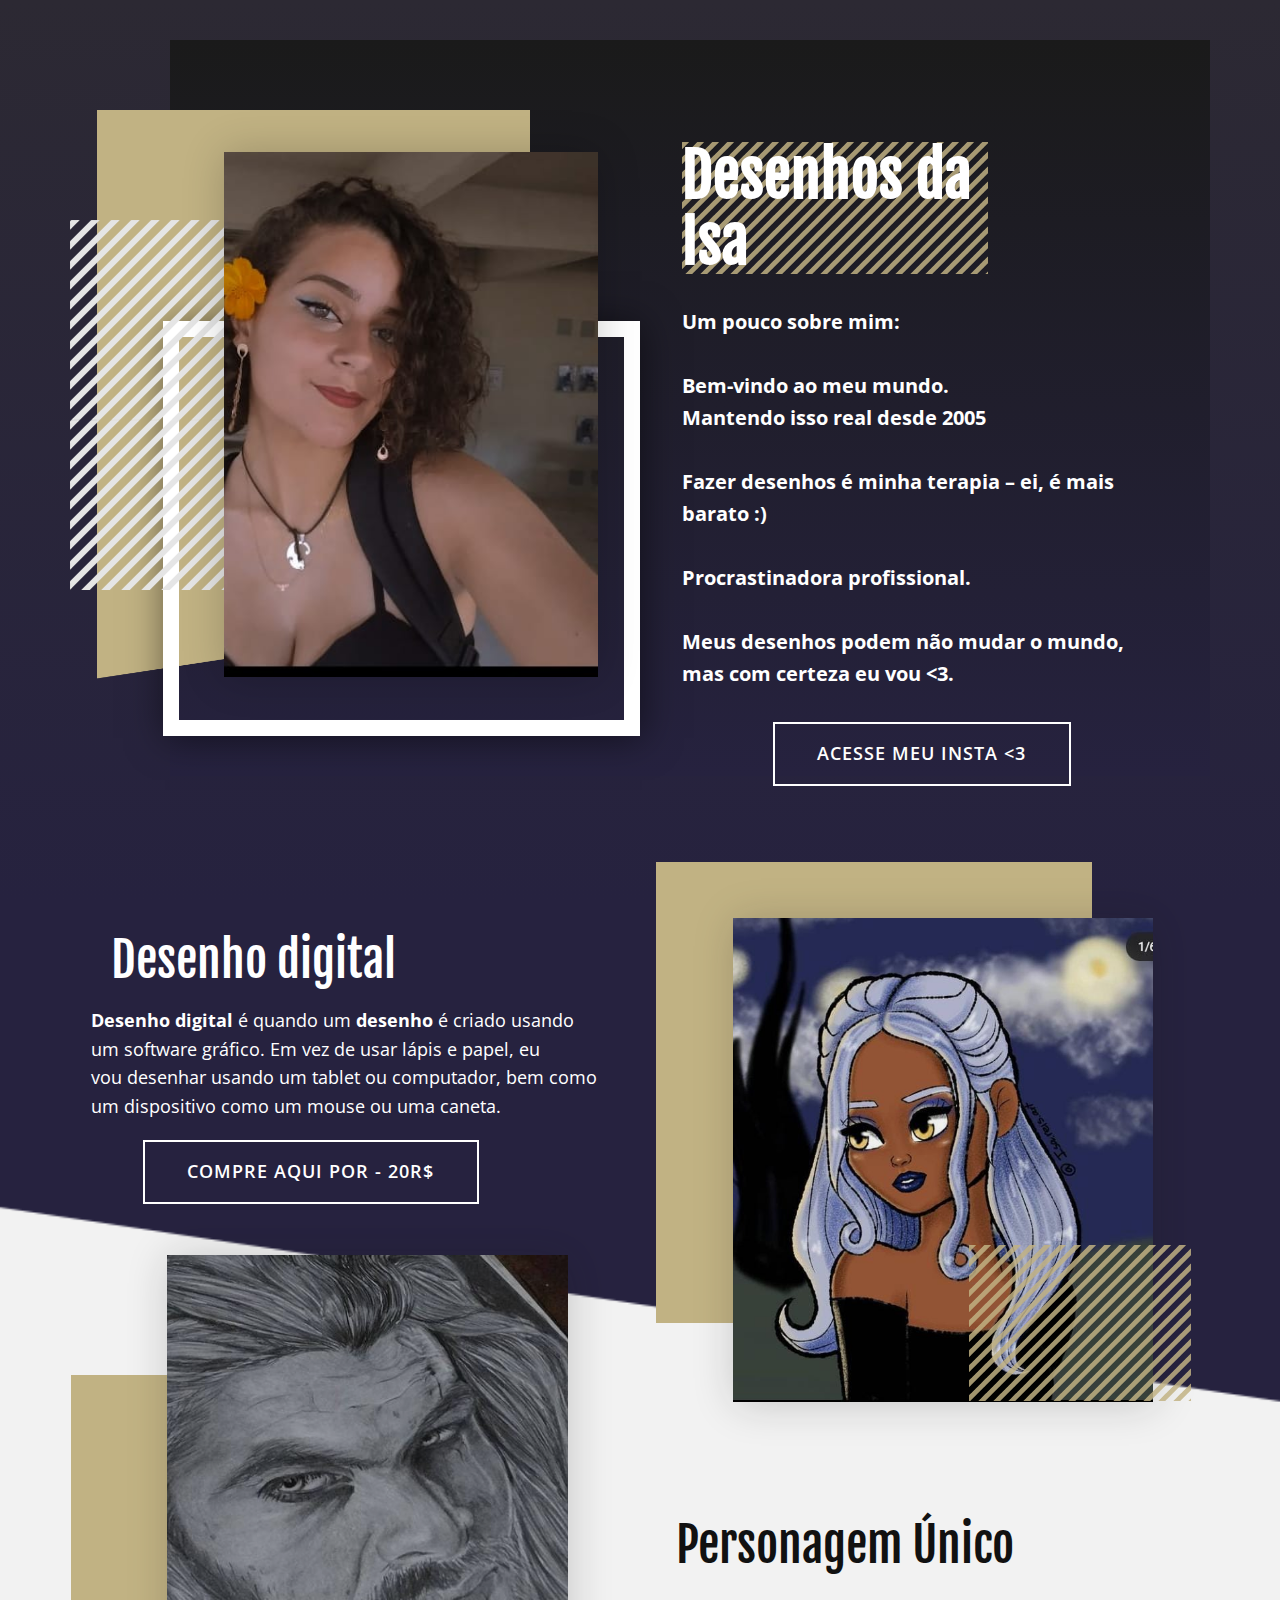
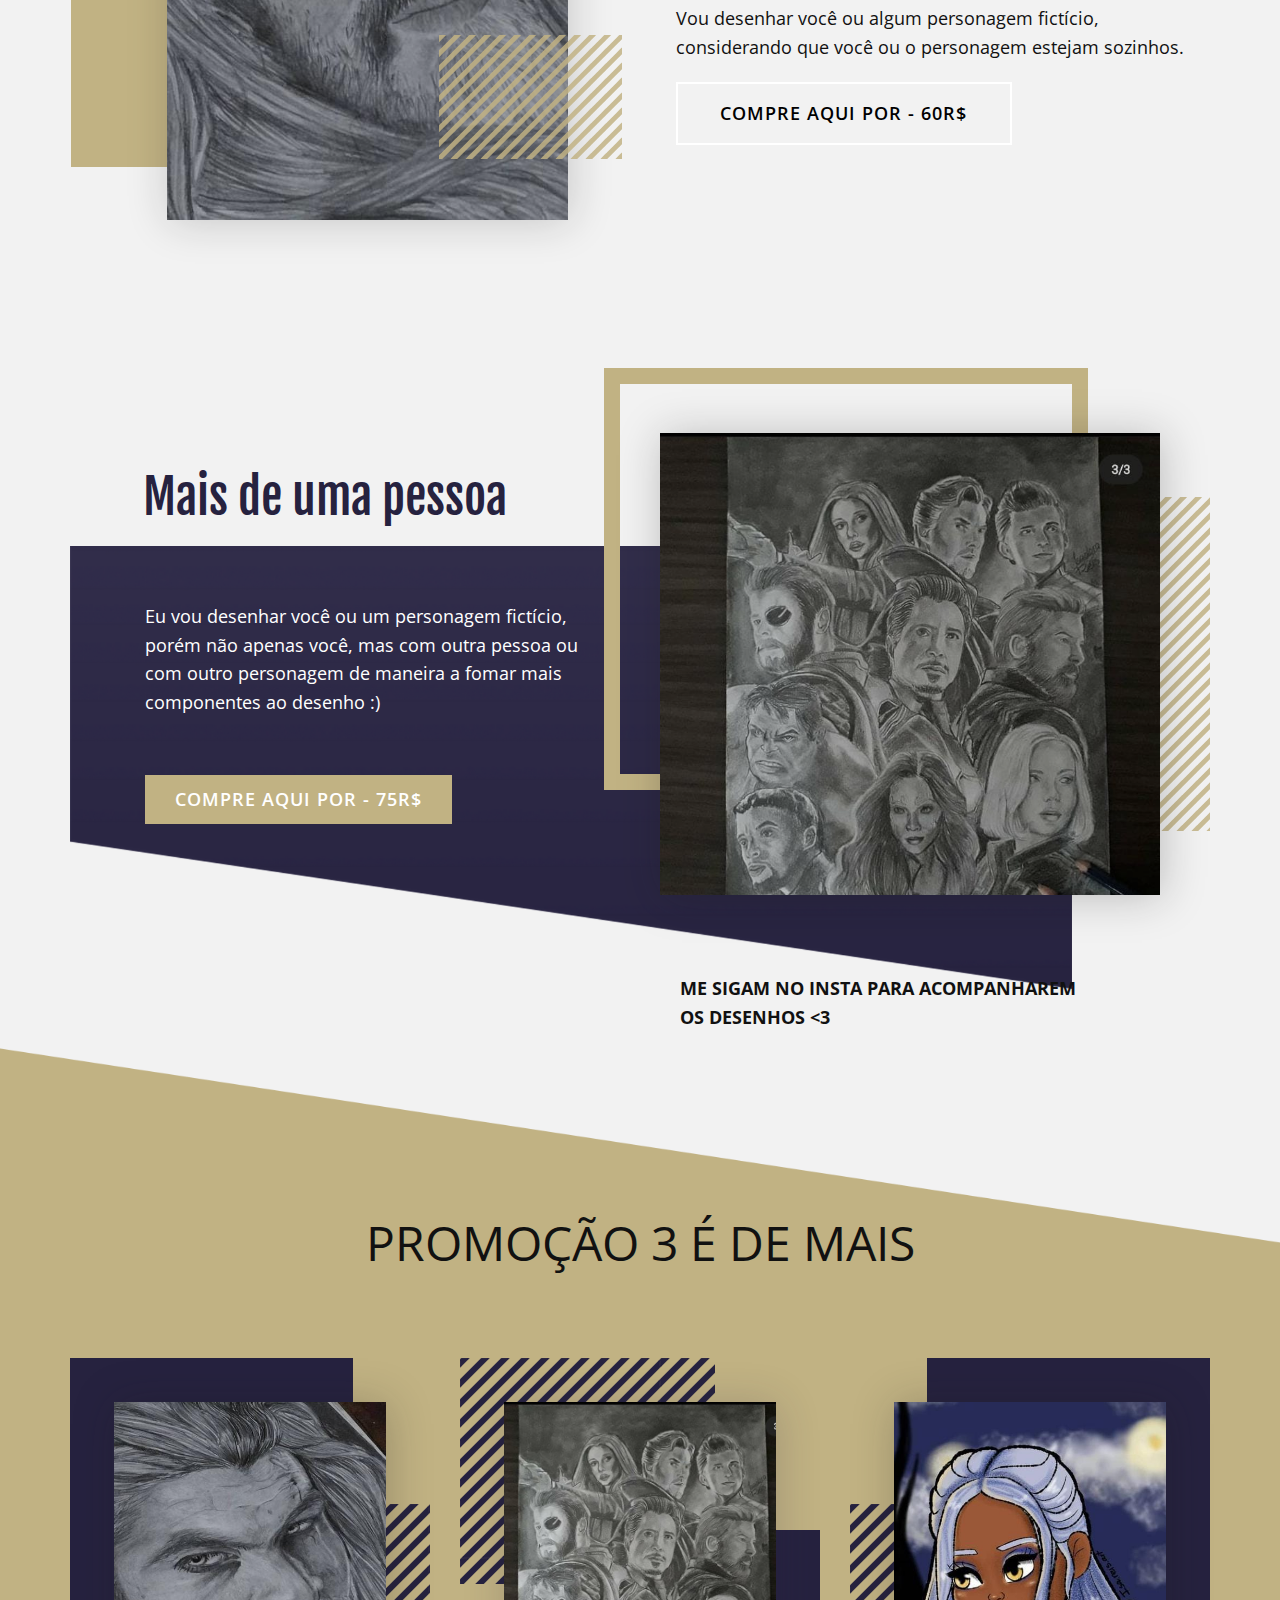
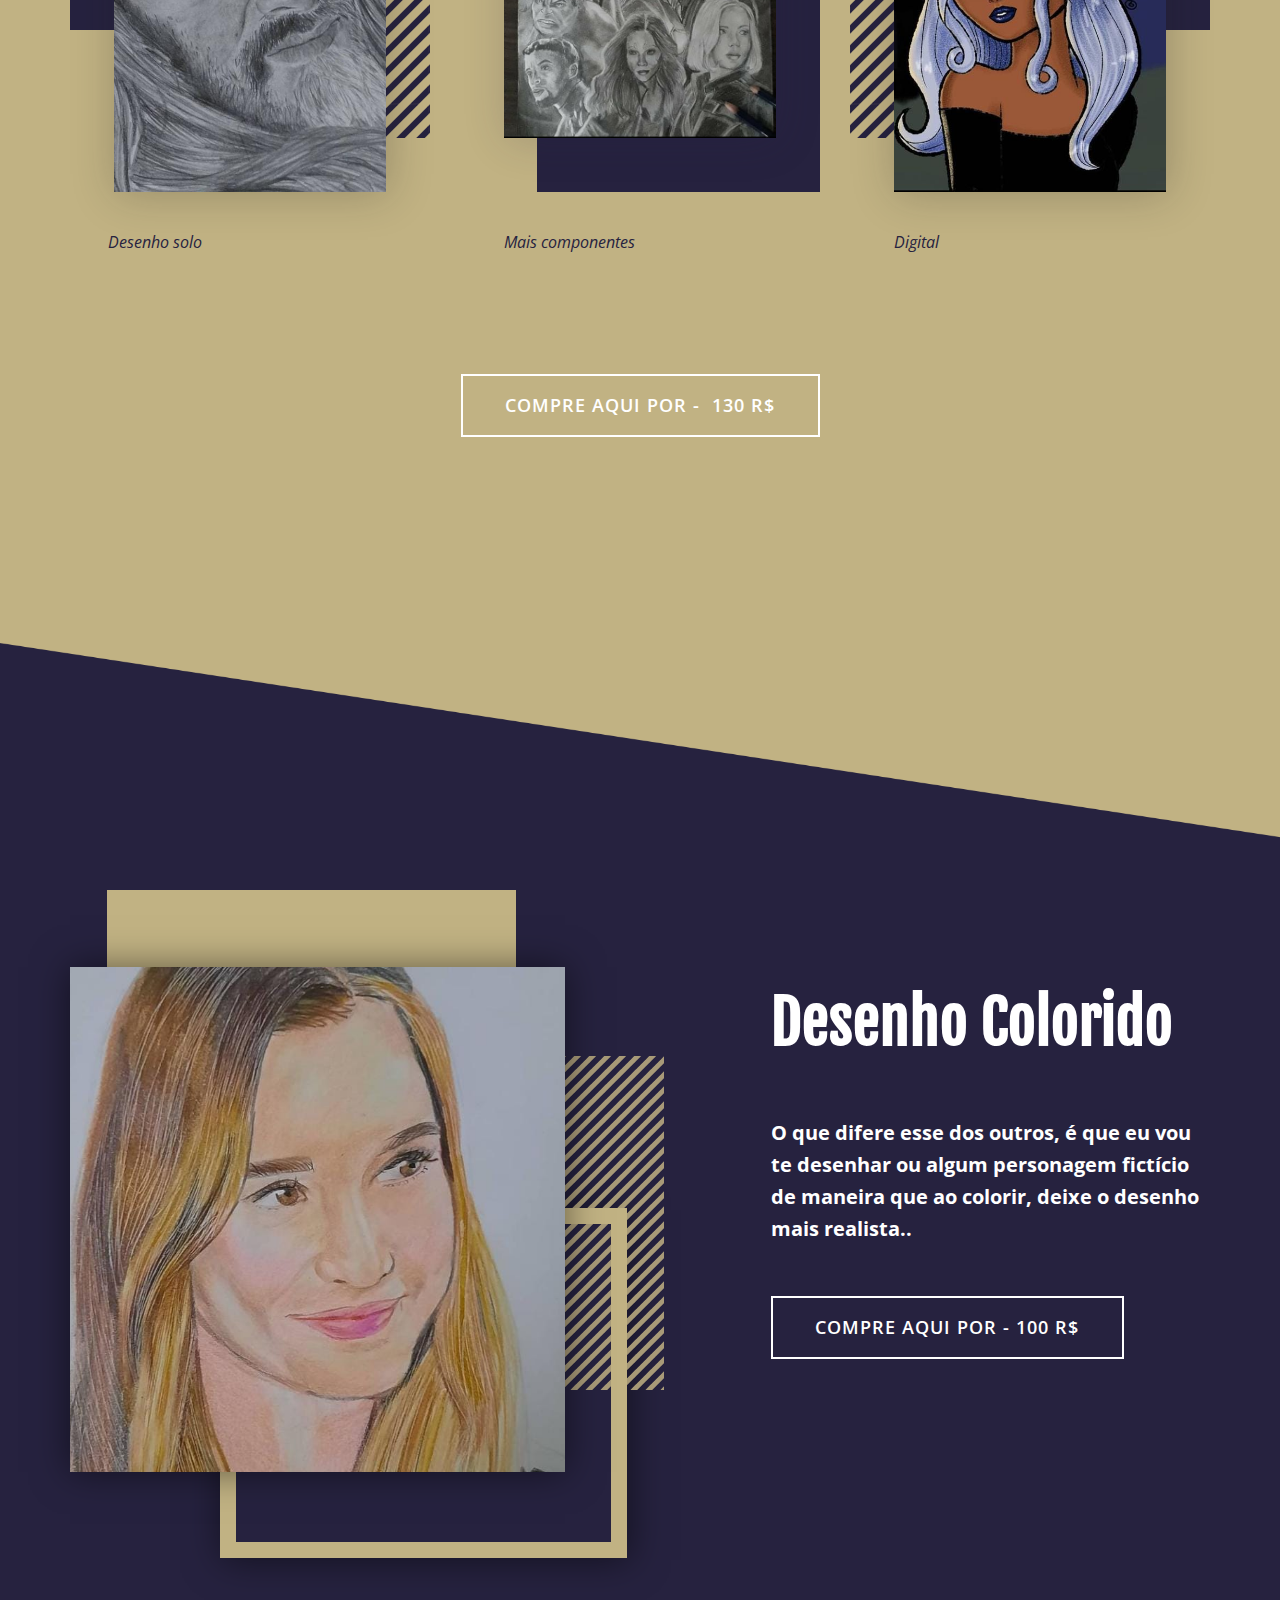
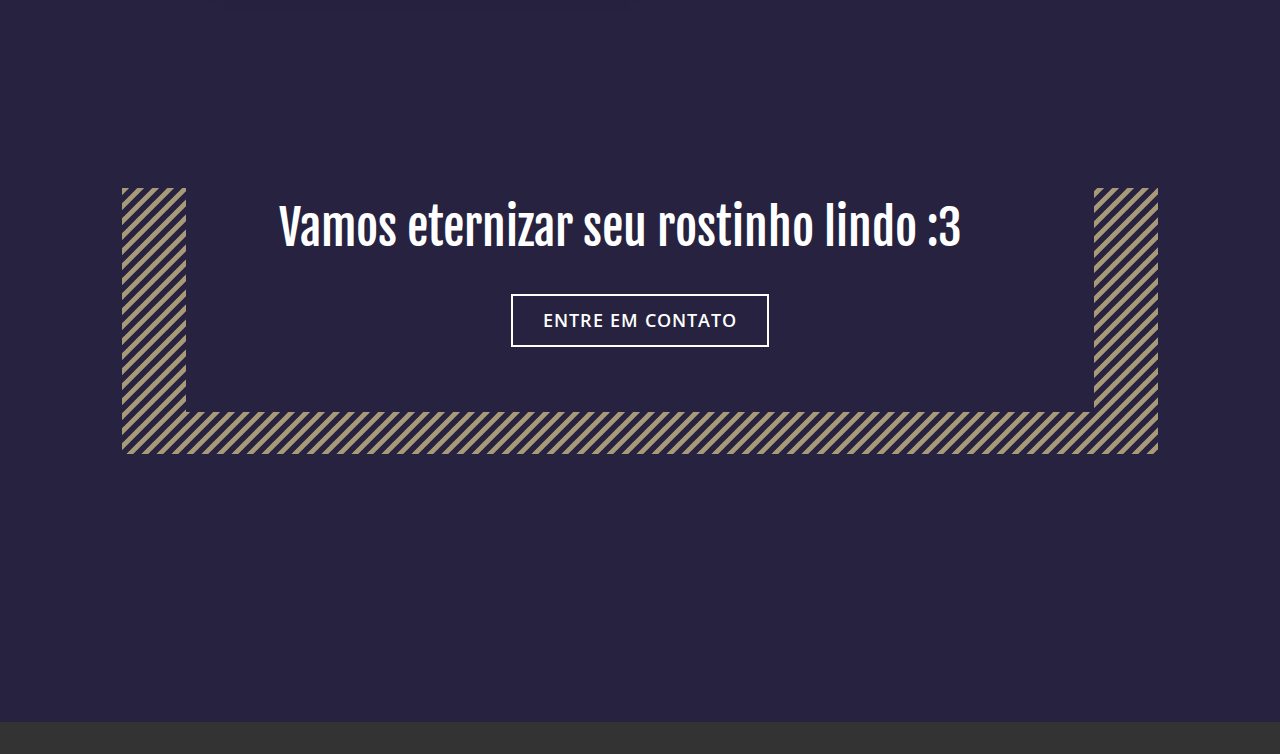
<file: index.html>
<!DOCTYPE html>
<html style="font-size: 16px;">
  <head>
    <meta name="viewport" content="width=device-width, initial-scale=1.0">
    <meta charset="utf-8">
    <meta name="keywords" content="FashionPhotography, Frida Gustavsson, Lux Rocker Looks, Be Inspired. Be Inspiring., Winning Photography, Want to Join?">
    <meta name="description" content="">
    <meta name="page_type" content="np-template-header-footer-from-plugin">
    <title>Página Inicial</title>
    <link rel="stylesheet" href="nicepage.css" media="screen">
<link rel="stylesheet" href="Página-Inicial.css" media="screen">
    <script class="u-script" type="text/javascript" src="jquery.js" defer=""></script>
    <script class="u-script" type="text/javascript" src="nicepage.js" defer=""></script>
    <meta name="generator" content="Nicepage 4.7.1, nicepage.com">
    <link id="u-theme-google-font" rel="stylesheet" href="https://fonts.googleapis.com/css?family=Open+Sans:300,300i,400,400i,500,500i,600,600i,700,700i,800,800i|Fjalla+One:400">
    
    
    
    
    
    
    
    
    
    <script type="application/ld+json">{
		"@context": "http://schema.org",
		"@type": "Organization",
		"name": ""
}</script>
    <meta name="theme-color" content="#c1b283">
    <meta property="og:title" content="Página Inicial">
    <meta property="og:type" content="website">
  </head>
  <body data-home-page="Página-Inicial.html" data-home-page-title="Página Inicial" class="u-body u-xl-mode"> 
    <section class="u-clearfix u-gradient u-section-1" id="sec-42d9">
      <div class="u-clearfix u-sheet u-sheet-1">
        <div class="u-expanded-width-sm u-expanded-width-xs u-gradient u-shape u-shape-rectangle u-shape-1"></div>
        <div class="u-clearfix u-expanded-width u-layout-wrap u-layout-wrap-1">
          <div class="u-layout">
            <div class="u-layout-row">
              <div class="u-container-style u-layout-cell u-left-cell u-size-30 u-layout-cell-1">
                <div class="u-container-layout">
                  <img src="images/bgysmall.png" alt="" class="u-image u-image-default u-image-1">
                  <div class="u-border-16 u-border-white u-shape u-shape-rectangle u-shape-2"></div>
                  <div class="u-container-style u-group u-image u-image-tiles u-image-2">
                    <div class="u-container-layout u-container-layout-2"></div>
                  </div>
                  <img class="u-image u-image-3" src="images/IsaRainhaoRestoNadinha.jpg" data-image-width="544" data-image-height="544">
                </div>
              </div>
              <div class="u-container-style u-layout-cell u-right-cell u-size-30 u-layout-cell-2">
                <div class="u-container-layout u-container-layout-3">
                  <div class="u-container-style u-group u-image u-image-tiles u-image-4">
                    <div class="u-container-layout u-container-layout-4">
                      <h1 class="u-text u-text-body-alt-color u-title u-text-1">Desenhos da Isa</h1>
                    </div>
                  </div>
                  <p class="u-large-text u-text u-text-body-alt-color u-text-variant u-text-2">Um pouco sobre mim:<br>
                    <br>Bem-vindo ao meu mundo.<br>Mantendo isso real desde 2005<br>
                    <br>Fazer desenhos é minha terapia – ei, é mais barato :)<br>
                    <br>Procrastinadora profissional.<br>
                    <br>Meus desenhos podem não mudar o mundo, mas com certeza eu vou &lt;3.
                  </p>
                  <a href="https://instagram.com/isadora.reis__?utm_medium=copy_link" class="u-border-2 u-border-white u-btn u-button-style u-btn-1" title="learn more" target="_blank">Acesse meu insta &lt;3</a>
                </div>
              </div>
            </div>
          </div>
        </div>
      </div>
    </section>
    <section class="u-clearfix u-grey-5 u-section-2" id="sec-40ca">
      <img src="images/bg2.png" alt="" class="u-expanded-width u-image u-image-default u-image-1" data-image-width="1980" data-image-height="501">
      <div class="u-clearfix u-expanded-width-lg u-expanded-width-md u-expanded-width-sm u-expanded-width-xs u-gutter-30 u-layout-wrap u-layout-wrap-1">
        <div class="u-layout">
          <div class="u-layout-row">
            <div class="u-container-style u-layout-cell u-left-cell u-size-30 u-layout-cell-1">
              <div class="u-container-layout u-container-layout-1">
                <h1 class="u-text u-text-body-alt-color u-text-1">Desenho digital</h1>
                <p class="u-text u-text-body-alt-color u-text-2"><b>Desenho digital</b>&nbsp;é quando um&nbsp;<b>desenho</b>&nbsp;é criado usando um software gráfico. Em vez de usar lápis e papel, eu vou&nbsp;desenhar usando um tablet ou computador, bem como um dispositivo como um mouse ou uma caneta.
                </p>
                <a href="https://instagram.com/isadora.reis__?utm_medium=copy_link" class="u-border-2 u-border-white u-btn u-button-style u-btn-1" title="learn more" target="_blank">Compre aqui por - 20R$</a>
                <div class="u-palette-1-base u-shape u-shape-rectangle u-shape-1"></div>
                <img src="images/Thorgostoso.jpg" alt="" class="u-image u-image-default u-image-2" data-image-width="720" data-image-height="695">
                <div class="u-container-style u-group u-image u-image-tiles u-image-3">
                  <div class="u-container-layout u-container-layout-2"></div>
                </div>
              </div>
            </div>
            <div class="u-container-style u-layout-cell u-right-cell u-size-30 u-layout-cell-2">
              <div class="u-container-layout u-container-layout-3">
                <div class="u-palette-1-base u-shape u-shape-rectangle u-shape-2"></div>
                <img class="u-image u-image-4" src="images/Desenhodigital.jpg" data-image-width="720" data-image-height="719">
                <div class="u-container-style u-group u-image u-image-tiles u-image-5">
                  <div class="u-container-layout u-container-layout-4"></div>
                </div>
                <h1 class="u-text u-text-3">Personagem Único</h1>
                <p class="u-text u-text-4">Vou desenhar você ou algum personagem fictício, considerando que você ou o personagem estejam sozinhos.</p>
                <a href="https://instagram.com/isadora.reis__?utm_medium=copy_link" class="u-border-2 u-border-white u-btn u-button-style u-text-black u-btn-2" title="learn more" target="_blank">Compre aqui por - 60R$</a>
              </div>
            </div>
          </div>
        </div>
      </div>
    </section>
    <section class="u-clearfix u-grey-5 u-section-3" id="sec-079f">
      <div class="u-clearfix u-sheet u-sheet-1">
        <img src="images/bgsAL.png" alt="" class="u-expanded-width-sm u-expanded-width-xs u-image u-image-default u-image-1">
        <div class="u-clearfix u-expanded-width u-layout-wrap u-layout-wrap-1">
          <div class="u-gutter-0 u-layout">
            <div class="u-layout-row">
              <div class="u-size-28">
                <div class="u-layout-col">
                  <div class="u-container-style u-hidden-sm u-hidden-xs u-layout-cell u-left-cell u-size-30 u-layout-cell-1">
                    <div class="u-container-layout"></div>
                  </div>
                  <div class="u-align-left-md u-container-style u-layout-cell u-left-cell u-size-30 u-layout-cell-2">
                    <div class="u-container-layout u-container-layout-2">
                      <h1 class="u-text u-text-palette-3-base u-text-1">Mais de uma pessoa</h1>
                      <p class="u-text u-text-body-alt-color u-text-2">Eu vou desenhar você ou um personagem fictício, porém não apenas você, mas com outra pessoa ou com outro personagem de maneira a fomar mais componentes ao desenho :)</p>
                      <a href="https://instagram.com/isadora.reis__?utm_medium=copy_link" class="u-btn u-button-style u-btn-1" title="VIEW MORE">Compre aqui por - 75r$</a>
                    </div>
                  </div>
                </div>
              </div>
              <div class="u-size-32">
                <div class="u-layout-col">
                  <div class="u-container-style u-layout-cell u-right-cell u-size-60 u-layout-cell-3">
                    <div class="u-container-layout">
                      <div class="u-container-style u-group u-image u-image-tiles u-image-2">
                        <div class="u-container-layout u-container-layout-4"></div>
                      </div>
                      <div class="u-border-16 u-border-palette-1-base u-shape u-shape-rectangle u-shape-1"></div>
                      <img class="u-image u-image-3" src="images/Grupinhodaspiranha.jpg" data-image-width="720" data-image-height="729">
                    </div>
                  </div>
                </div>
              </div>
            </div>
          </div>
        </div>
        <div class="u-container-style u-group u-group-2">
          <div class="u-container-layout u-container-layout-5">
            <p class="u-text u-text-body-color u-text-3">me sigam no insta para acompanharem os desenhos &lt;3</p>
          </div>
        </div>
      </div>
    </section>
    <section class="u-clearfix u-grey-5 u-section-4" id="sec-afc8">
      <img src="images/bggolden.png" alt="" class="u-expanded-width u-image u-image-default u-image-1">
      <p class="u-text u-text-default u-text-1">PROMOÇÃO 3 É DE MAIS</p>
    </section>
    <section class="u-clearfix u-palette-1-base u-section-5" id="sec-3938">
      <div class="u-clearfix u-sheet u-sheet-1">
        <div class="u-clearfix u-expanded-width u-gutter-30 u-layout-wrap u-layout-wrap-1">
          <div class="u-gutter-0 u-layout">
            <div class="u-layout-row">
              <div class="u-container-style u-layout-cell u-left-cell u-size-20 u-layout-cell-1">
                <div class="u-container-layout">
                  <div class="u-palette-3-base u-shape u-shape-rectangle u-shape-1"></div>
                  <div class="u-container-style u-group u-image u-image-tiles u-image-1">
                    <div class="u-container-layout u-container-layout-2"></div>
                  </div>
                  <img class="u-image u-image-2" src="images/Thorgostoso-11.jpg" data-image-width="720" data-image-height="695">
                  <p class="u-text u-text-palette-3-base u-text-1">Desenho solo</p>
                </div>
              </div>
              <div class="u-container-style u-layout-cell u-size-20 u-layout-cell-2">
                <div class="u-container-layout">
                  <div class="u-palette-3-base u-shape u-shape-rectangle u-shape-2"></div>
                  <div class="u-container-style u-group u-image u-image-tiles u-image-3">
                    <div class="u-container-layout u-container-layout-4"></div>
                  </div>
                  <img class="u-image u-image-4" src="images/Grupinhodaspiranha-12.jpg" data-image-width="720" data-image-height="729">
                  <p class="u-text u-text-palette-3-base u-text-2">Mais componentes</p>
                </div>
              </div>
              <div class="u-container-style u-layout-cell u-right-cell u-size-20 u-layout-cell-3">
                <div class="u-container-layout">
                  <div class="u-palette-3-base u-shape u-shape-rectangle u-shape-3"></div>
                  <div class="u-container-style u-group u-image u-image-tiles u-image-5">
                    <div class="u-container-layout u-container-layout-6"></div>
                  </div>
                  <img class="u-image u-image-6" src="images/Desenhodigital-13.jpg" data-image-width="720" data-image-height="719">
                  <p class="u-text u-text-palette-3-base u-text-3">Digital</p>
                </div>
              </div>
            </div>
          </div>
        </div>
        <a href="https://instagram.com/isadora.reis__?utm_medium=copy_link" class="u-border-2 u-border-white u-btn u-button-style u-btn-1" title="learn more" target="_blank">Compre aqui por -&nbsp; 130 r$</a>
      </div>
    </section>
    <section class="u-clearfix u-palette-3-base u-section-6" id="carousel_871d">
      <img src="images/bgy2golden.png" alt="" class="u-expanded-width u-image u-image-default u-image-1">
    </section>
    <section class="u-clearfix u-palette-3-base u-section-7" id="carousel_ef01">
      <div class="u-clearfix u-sheet u-sheet-1">
        <div class="u-clearfix u-expanded-width u-gutter-30 u-layout-wrap u-layout-wrap-1">
          <div class="u-layout">
            <div class="u-layout-row">
              <div class="u-container-style u-layout-cell u-left-cell u-size-32 u-layout-cell-1">
                <div class="u-container-layout u-valign-middle-lg u-valign-middle-md u-valign-middle-xl">
                  <div class="u-palette-1-base u-shape u-shape-rectangle u-shape-1"></div>
                  <div class="u-border-16 u-border-palette-1-base u-shape u-shape-rectangle u-shape-2"></div>
                  <div class="u-container-style u-group u-image u-image-tiles u-image-1">
                    <div class="u-container-layout u-container-layout-2"></div>
                  </div>
                  <img class="u-image u-image-2" src="images/cororido.jpg" data-image-width="720" data-image-height="720">
                </div>
              </div>
              <div class="u-container-style u-layout-cell u-right-cell u-size-28 u-layout-cell-2">
                <div class="u-container-layout u-valign-middle-xs u-valign-top-sm u-container-layout-3">
                  <h1 class="u-text u-text-1">Desenho Colorido</h1>
                  <p class="u-large-text u-text u-text-variant u-text-2">O que difere esse dos outros, é que eu vou te desenhar ou algum personagem fictício de maneira que ao colorir, deixe o desenho mais realista..</p>
                  <a href="https://instagram.com/isadora.reis__?utm_medium=copy_link" class="u-border-2 u-border-white u-btn u-button-style u-btn-1" title="learn more" target="_blank">Compre aqui por - 100 R$</a>
                </div>
              </div>
            </div>
          </div>
        </div>
      </div>
    </section>
    <section class="u-clearfix u-palette-3-base u-section-8" id="sec-9f48">
      <div class="u-clearfix u-sheet u-sheet-1">
        <div class="u-container-style u-expanded-width-sm u-expanded-width-xs u-group u-image u-image-tiles u-image-1">
          <div class="u-container-layout u-container-layout-1"></div>
        </div>
        <div class="u-align-center u-border-no-bottom u-border-no-left u-border-no-right u-border-no-top u-container-style u-group u-palette-3-base u-group-2">
          <div class="u-container-layout u-container-layout-2">
            <h1 class="u-text u-text-1">Vamos eternizar seu rostinho lindo :3</h1>
            <a href="mailto:reisisadora54@gmail.com" class="u-border-2 u-border-white u-btn u-button-style u-btn-1">entre em contato</a>
          </div>
        </div>
      </div>
    </section>
    
    
    <footer class="u-clearfix u-footer u-palette-3-base" id="sec-4f1f"><div class="u-align-left u-clearfix u-sheet u-sheet-1"></div></footer>
    <section class="u-backlink u-clearfix u-grey-80">
   
    </section>
  </body>
</html>
</file>
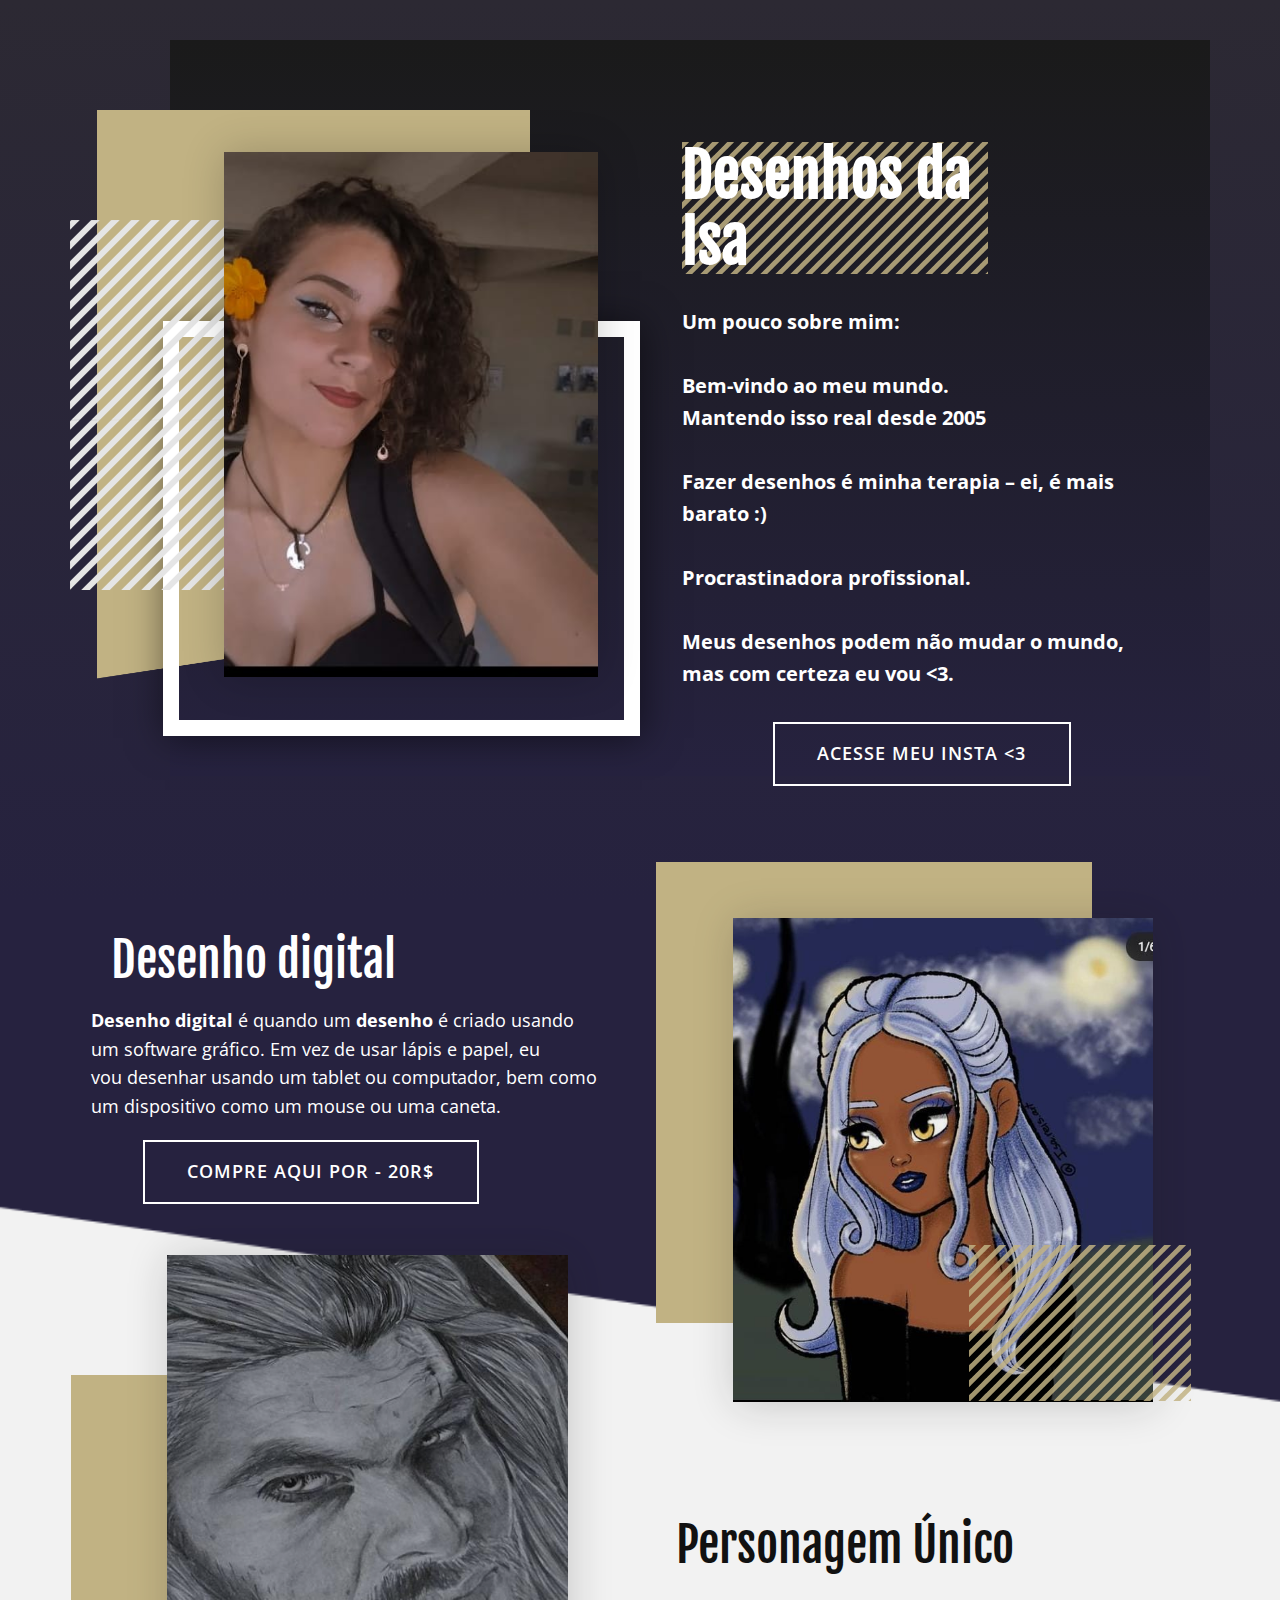
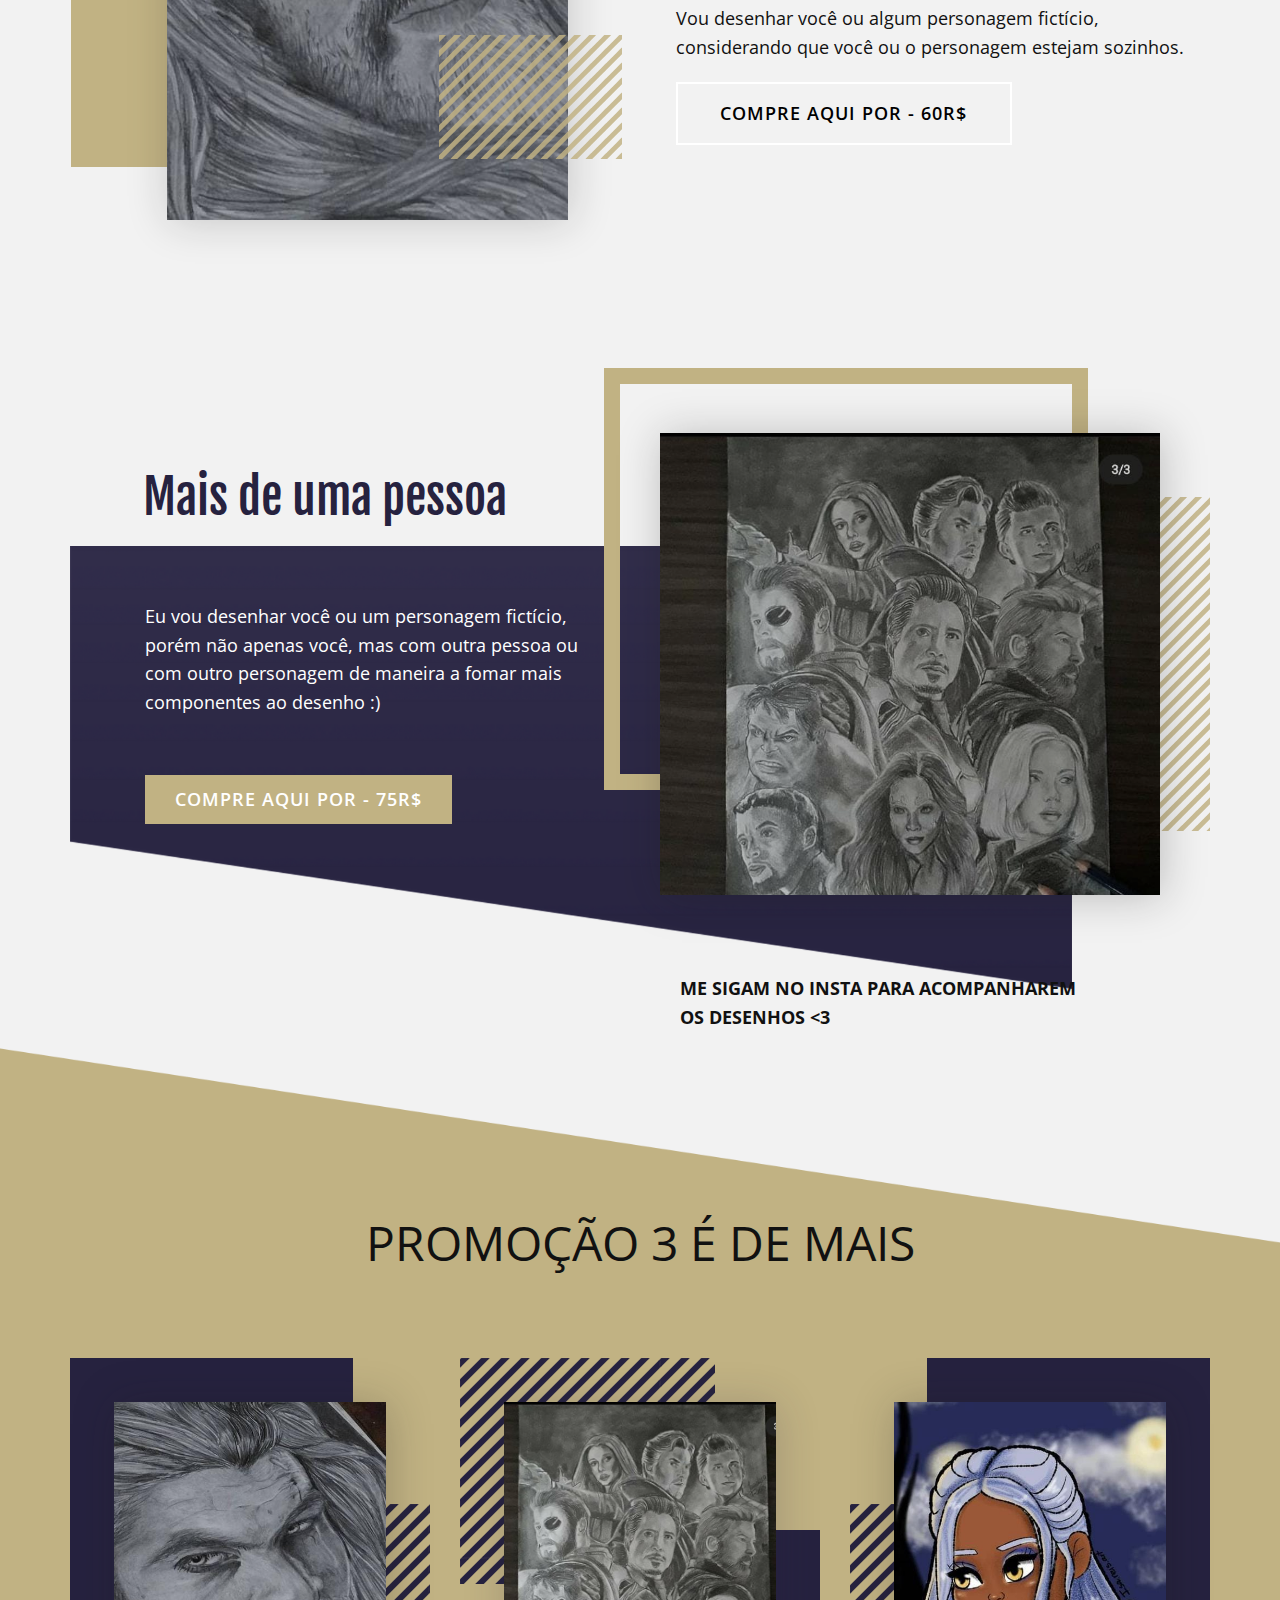
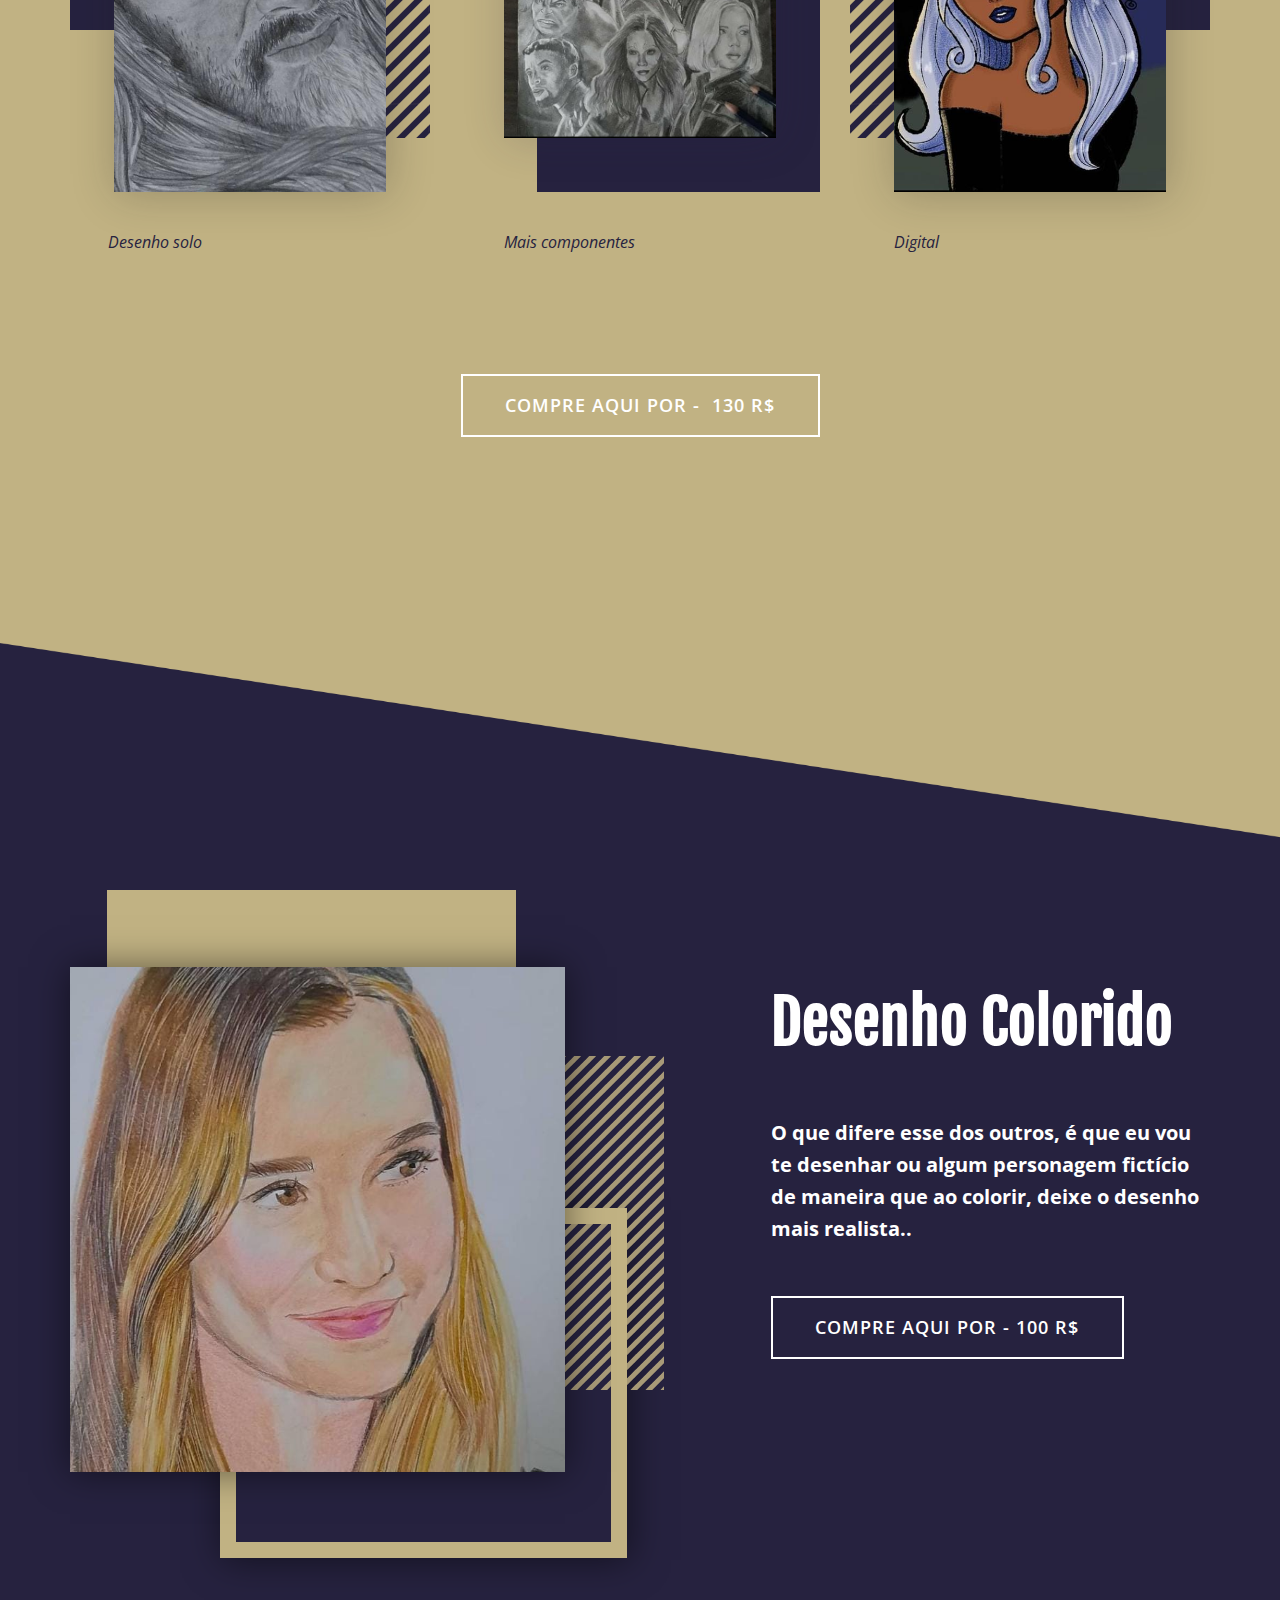
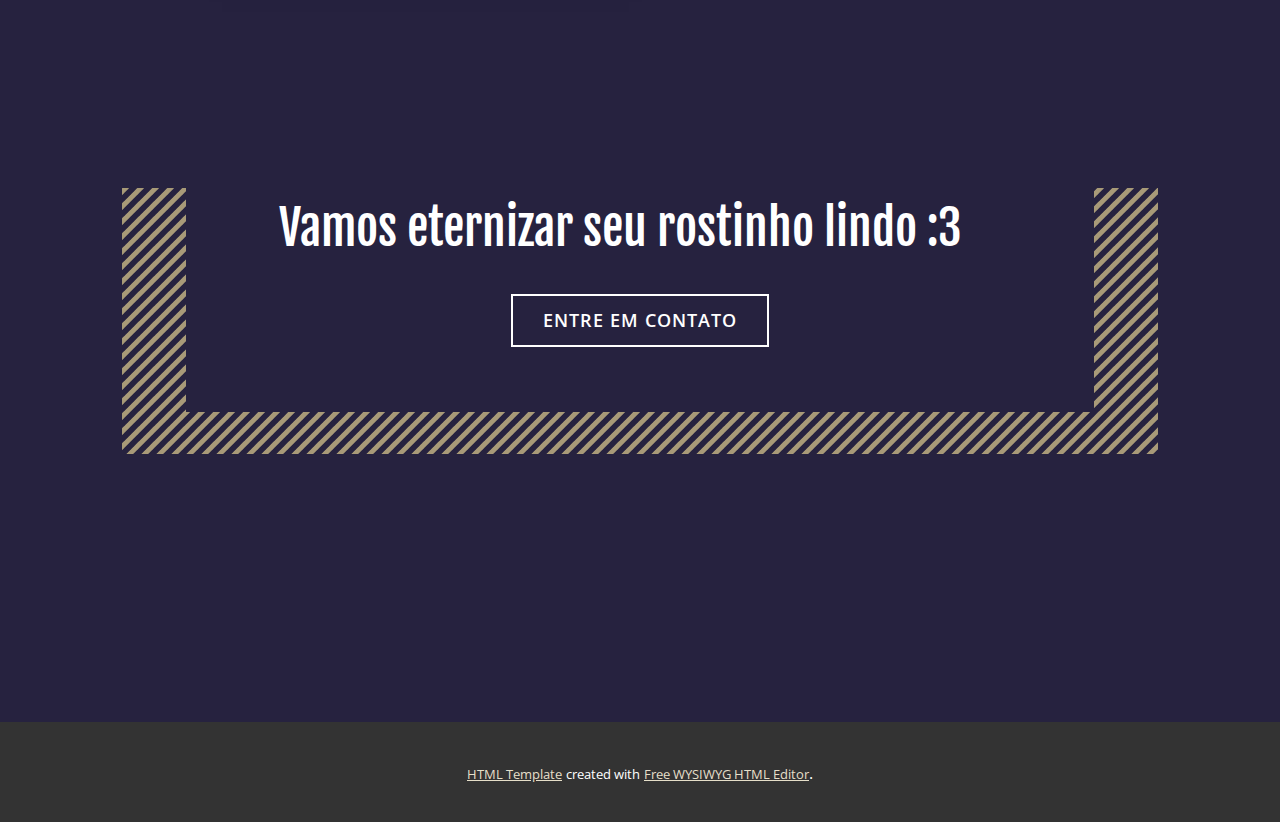
<file: Página-Inicial.html>
<!DOCTYPE html>
<html style="font-size: 16px;">
  <head>
    <meta name="viewport" content="width=device-width, initial-scale=1.0">
    <meta charset="utf-8">
    <meta name="keywords" content="FashionPhotography, Frida Gustavsson, Lux Rocker Looks, Be Inspired. Be Inspiring., Winning Photography, Want to Join?">
    <meta name="description" content="">
    <meta name="page_type" content="np-template-header-footer-from-plugin">
    <title>Página Inicial</title>
    <link rel="stylesheet" href="nicepage.css" media="screen">
<link rel="stylesheet" href="Página-Inicial.css" media="screen">
    <script class="u-script" type="text/javascript" src="jquery.js" defer=""></script>
    <script class="u-script" type="text/javascript" src="nicepage.js" defer=""></script>
    <meta name="generator" content="Nicepage 4.7.1, nicepage.com">
    <link id="u-theme-google-font" rel="stylesheet" href="https://fonts.googleapis.com/css?family=Open+Sans:300,300i,400,400i,500,500i,600,600i,700,700i,800,800i|Fjalla+One:400">
    
    
    
    
    
    
    
    
    
    <script type="application/ld+json">{
		"@context": "http://schema.org",
		"@type": "Organization",
		"name": ""
}</script>
    <meta name="theme-color" content="#c1b283">
    <meta property="og:title" content="Página Inicial">
    <meta property="og:type" content="website">
  </head>
  <body class="u-body u-xl-mode"> 
    <section class="u-clearfix u-gradient u-section-1" id="sec-42d9">
      <div class="u-clearfix u-sheet u-sheet-1">
        <div class="u-expanded-width-sm u-expanded-width-xs u-gradient u-shape u-shape-rectangle u-shape-1"></div>
        <div class="u-clearfix u-expanded-width u-layout-wrap u-layout-wrap-1">
          <div class="u-layout">
            <div class="u-layout-row">
              <div class="u-container-style u-layout-cell u-left-cell u-size-30 u-layout-cell-1">
                <div class="u-container-layout">
                  <img src="images/bgysmall.png" alt="" class="u-image u-image-default u-image-1">
                  <div class="u-border-16 u-border-white u-shape u-shape-rectangle u-shape-2"></div>
                  <div class="u-container-style u-group u-image u-image-tiles u-image-2">
                    <div class="u-container-layout u-container-layout-2"></div>
                  </div>
                  <img class="u-image u-image-3" src="images/IsaRainhaoRestoNadinha.jpg" data-image-width="544" data-image-height="544">
                </div>
              </div>
              <div class="u-container-style u-layout-cell u-right-cell u-size-30 u-layout-cell-2">
                <div class="u-container-layout u-container-layout-3">
                  <div class="u-container-style u-group u-image u-image-tiles u-image-4">
                    <div class="u-container-layout u-container-layout-4">
                      <h1 class="u-text u-text-body-alt-color u-title u-text-1">Desenhos da Isa</h1>
                    </div>
                  </div>
                  <p class="u-large-text u-text u-text-body-alt-color u-text-variant u-text-2">Um pouco sobre mim:<br>
                    <br>Bem-vindo ao meu mundo.<br>Mantendo isso real desde 2005<br>
                    <br>Fazer desenhos é minha terapia – ei, é mais barato :)<br>
                    <br>Procrastinadora profissional.<br>
                    <br>Meus desenhos podem não mudar o mundo, mas com certeza eu vou &lt;3.
                  </p>
                  <a href="https://instagram.com/isadora.reis__?utm_medium=copy_link" class="u-border-2 u-border-white u-btn u-button-style u-btn-1" title="learn more" target="_blank">Acesse meu insta &lt;3</a>
                </div>
              </div>
            </div>
          </div>
        </div>
      </div>
    </section>
    <section class="u-clearfix u-grey-5 u-section-2" id="sec-40ca">
      <img src="images/bg2.png" alt="" class="u-expanded-width u-image u-image-default u-image-1" data-image-width="1980" data-image-height="501">
      <div class="u-clearfix u-expanded-width-lg u-expanded-width-md u-expanded-width-sm u-expanded-width-xs u-gutter-30 u-layout-wrap u-layout-wrap-1">
        <div class="u-layout">
          <div class="u-layout-row">
            <div class="u-container-style u-layout-cell u-left-cell u-size-30 u-layout-cell-1">
              <div class="u-container-layout u-container-layout-1">
                <h1 class="u-text u-text-body-alt-color u-text-1">Desenho digital</h1>
                <p class="u-text u-text-body-alt-color u-text-2"><b>Desenho digital</b>&nbsp;é quando um&nbsp;<b>desenho</b>&nbsp;é criado usando um software gráfico. Em vez de usar lápis e papel, eu vou&nbsp;desenhar usando um tablet ou computador, bem como um dispositivo como um mouse ou uma caneta.
                </p>
                <a href="https://instagram.com/isadora.reis__?utm_medium=copy_link" class="u-border-2 u-border-white u-btn u-button-style u-btn-1" title="learn more" target="_blank">Compre aqui por - 20R$</a>
                <div class="u-palette-1-base u-shape u-shape-rectangle u-shape-1"></div>
                <img src="images/Thorgostoso.jpg" alt="" class="u-image u-image-default u-image-2" data-image-width="720" data-image-height="695">
                <div class="u-container-style u-group u-image u-image-tiles u-image-3">
                  <div class="u-container-layout u-container-layout-2"></div>
                </div>
              </div>
            </div>
            <div class="u-container-style u-layout-cell u-right-cell u-size-30 u-layout-cell-2">
              <div class="u-container-layout u-container-layout-3">
                <div class="u-palette-1-base u-shape u-shape-rectangle u-shape-2"></div>
                <img class="u-image u-image-4" src="images/Desenhodigital.jpg" data-image-width="720" data-image-height="719">
                <div class="u-container-style u-group u-image u-image-tiles u-image-5">
                  <div class="u-container-layout u-container-layout-4"></div>
                </div>
                <h1 class="u-text u-text-3">Personagem Único</h1>
                <p class="u-text u-text-4">Vou desenhar você ou algum personagem fictício, considerando que você ou o personagem estejam sozinhos.</p>
                <a href="https://instagram.com/isadora.reis__?utm_medium=copy_link" class="u-border-2 u-border-white u-btn u-button-style u-text-black u-btn-2" title="learn more" target="_blank">Compre aqui por - 60R$</a>
              </div>
            </div>
          </div>
        </div>
      </div>
    </section>
    <section class="u-clearfix u-grey-5 u-section-3" id="sec-079f">
      <div class="u-clearfix u-sheet u-sheet-1">
        <img src="images/bgsAL.png" alt="" class="u-expanded-width-sm u-expanded-width-xs u-image u-image-default u-image-1">
        <div class="u-clearfix u-expanded-width u-layout-wrap u-layout-wrap-1">
          <div class="u-gutter-0 u-layout">
            <div class="u-layout-row">
              <div class="u-size-28">
                <div class="u-layout-col">
                  <div class="u-container-style u-hidden-sm u-hidden-xs u-layout-cell u-left-cell u-size-30 u-layout-cell-1">
                    <div class="u-container-layout"></div>
                  </div>
                  <div class="u-align-left-md u-container-style u-layout-cell u-left-cell u-size-30 u-layout-cell-2">
                    <div class="u-container-layout u-container-layout-2">
                      <h1 class="u-text u-text-palette-3-base u-text-1">Mais de uma pessoa</h1>
                      <p class="u-text u-text-body-alt-color u-text-2">Eu vou desenhar você ou um personagem fictício, porém não apenas você, mas com outra pessoa ou com outro personagem de maneira a fomar mais componentes ao desenho :)</p>
                      <a href="https://instagram.com/isadora.reis__?utm_medium=copy_link" class="u-btn u-button-style u-btn-1" title="VIEW MORE">Compre aqui por - 75r$</a>
                    </div>
                  </div>
                </div>
              </div>
              <div class="u-size-32">
                <div class="u-layout-col">
                  <div class="u-container-style u-layout-cell u-right-cell u-size-60 u-layout-cell-3">
                    <div class="u-container-layout">
                      <div class="u-container-style u-group u-image u-image-tiles u-image-2">
                        <div class="u-container-layout u-container-layout-4"></div>
                      </div>
                      <div class="u-border-16 u-border-palette-1-base u-shape u-shape-rectangle u-shape-1"></div>
                      <img class="u-image u-image-3" src="images/Grupinhodaspiranha.jpg" data-image-width="720" data-image-height="729">
                    </div>
                  </div>
                </div>
              </div>
            </div>
          </div>
        </div>
        <div class="u-container-style u-group u-group-2">
          <div class="u-container-layout u-container-layout-5">
            <p class="u-text u-text-body-color u-text-3">me sigam no insta para acompanharem os desenhos &lt;3</p>
          </div>
        </div>
      </div>
    </section>
    <section class="u-clearfix u-grey-5 u-section-4" id="sec-afc8">
      <img src="images/bggolden.png" alt="" class="u-expanded-width u-image u-image-default u-image-1">
      <p class="u-text u-text-default u-text-1">PROMOÇÃO 3 É DE MAIS</p>
    </section>
    <section class="u-clearfix u-palette-1-base u-section-5" id="sec-3938">
      <div class="u-clearfix u-sheet u-sheet-1">
        <div class="u-clearfix u-expanded-width u-gutter-30 u-layout-wrap u-layout-wrap-1">
          <div class="u-gutter-0 u-layout">
            <div class="u-layout-row">
              <div class="u-container-style u-layout-cell u-left-cell u-size-20 u-layout-cell-1">
                <div class="u-container-layout">
                  <div class="u-palette-3-base u-shape u-shape-rectangle u-shape-1"></div>
                  <div class="u-container-style u-group u-image u-image-tiles u-image-1">
                    <div class="u-container-layout u-container-layout-2"></div>
                  </div>
                  <img class="u-image u-image-2" src="images/Thorgostoso-11.jpg" data-image-width="720" data-image-height="695">
                  <p class="u-text u-text-palette-3-base u-text-1">Desenho solo</p>
                </div>
              </div>
              <div class="u-container-style u-layout-cell u-size-20 u-layout-cell-2">
                <div class="u-container-layout">
                  <div class="u-palette-3-base u-shape u-shape-rectangle u-shape-2"></div>
                  <div class="u-container-style u-group u-image u-image-tiles u-image-3">
                    <div class="u-container-layout u-container-layout-4"></div>
                  </div>
                  <img class="u-image u-image-4" src="images/Grupinhodaspiranha-12.jpg" data-image-width="720" data-image-height="729">
                  <p class="u-text u-text-palette-3-base u-text-2">Mais componentes</p>
                </div>
              </div>
              <div class="u-container-style u-layout-cell u-right-cell u-size-20 u-layout-cell-3">
                <div class="u-container-layout">
                  <div class="u-palette-3-base u-shape u-shape-rectangle u-shape-3"></div>
                  <div class="u-container-style u-group u-image u-image-tiles u-image-5">
                    <div class="u-container-layout u-container-layout-6"></div>
                  </div>
                  <img class="u-image u-image-6" src="images/Desenhodigital-13.jpg" data-image-width="720" data-image-height="719">
                  <p class="u-text u-text-palette-3-base u-text-3">Digital</p>
                </div>
              </div>
            </div>
          </div>
        </div>
        <a href="https://instagram.com/isadora.reis__?utm_medium=copy_link" class="u-border-2 u-border-white u-btn u-button-style u-btn-1" title="learn more" target="_blank">Compre aqui por -&nbsp; 130 r$</a>
      </div>
    </section>
    <section class="u-clearfix u-palette-3-base u-section-6" id="carousel_871d">
      <img src="images/bgy2golden.png" alt="" class="u-expanded-width u-image u-image-default u-image-1">
    </section>
    <section class="u-clearfix u-palette-3-base u-section-7" id="carousel_ef01">
      <div class="u-clearfix u-sheet u-sheet-1">
        <div class="u-clearfix u-expanded-width u-gutter-30 u-layout-wrap u-layout-wrap-1">
          <div class="u-layout">
            <div class="u-layout-row">
              <div class="u-container-style u-layout-cell u-left-cell u-size-32 u-layout-cell-1">
                <div class="u-container-layout u-valign-middle-lg u-valign-middle-md u-valign-middle-xl">
                  <div class="u-palette-1-base u-shape u-shape-rectangle u-shape-1"></div>
                  <div class="u-border-16 u-border-palette-1-base u-shape u-shape-rectangle u-shape-2"></div>
                  <div class="u-container-style u-group u-image u-image-tiles u-image-1">
                    <div class="u-container-layout u-container-layout-2"></div>
                  </div>
                  <img class="u-image u-image-2" src="images/cororido.jpg" data-image-width="720" data-image-height="720">
                </div>
              </div>
              <div class="u-container-style u-layout-cell u-right-cell u-size-28 u-layout-cell-2">
                <div class="u-container-layout u-valign-middle-xs u-valign-top-sm u-container-layout-3">
                  <h1 class="u-text u-text-1">Desenho Colorido</h1>
                  <p class="u-large-text u-text u-text-variant u-text-2">O que difere esse dos outros, é que eu vou te desenhar ou algum personagem fictício de maneira que ao colorir, deixe o desenho mais realista..</p>
                  <a href="https://instagram.com/isadora.reis__?utm_medium=copy_link" class="u-border-2 u-border-white u-btn u-button-style u-btn-1" title="learn more" target="_blank">Compre aqui por - 100 R$</a>
                </div>
              </div>
            </div>
          </div>
        </div>
      </div>
    </section>
    <section class="u-clearfix u-palette-3-base u-section-8" id="sec-9f48">
      <div class="u-clearfix u-sheet u-sheet-1">
        <div class="u-container-style u-expanded-width-sm u-expanded-width-xs u-group u-image u-image-tiles u-image-1">
          <div class="u-container-layout u-container-layout-1"></div>
        </div>
        <div class="u-align-center u-border-no-bottom u-border-no-left u-border-no-right u-border-no-top u-container-style u-group u-palette-3-base u-group-2">
          <div class="u-container-layout u-container-layout-2">
            <h1 class="u-text u-text-1">Vamos eternizar seu rostinho lindo :3</h1>
            <a href="mailto:reisisadora54@gmail.com" class="u-border-2 u-border-white u-btn u-button-style u-btn-1">entre em contato</a>
          </div>
        </div>
      </div>
    </section>
    
    
    <footer class="u-clearfix u-footer u-palette-3-base" id="sec-4f1f"><div class="u-align-left u-clearfix u-sheet u-sheet-1"></div></footer>
    <section class="u-backlink u-clearfix u-grey-80">
      <a class="u-link" href="https://nicepage.com/html-templates" target="_blank">
        <span>HTML Template</span>
      </a>
      <p class="u-text">
        <span>created with</span>
      </p>
      <a class="u-link" href="https://nicepage.com/wysiwyg-html-editor" target="_blank">
        <span>Free WYSIWYG HTML Editor</span>
      </a>. 
    </section>
  </body>
</html>
</file>
